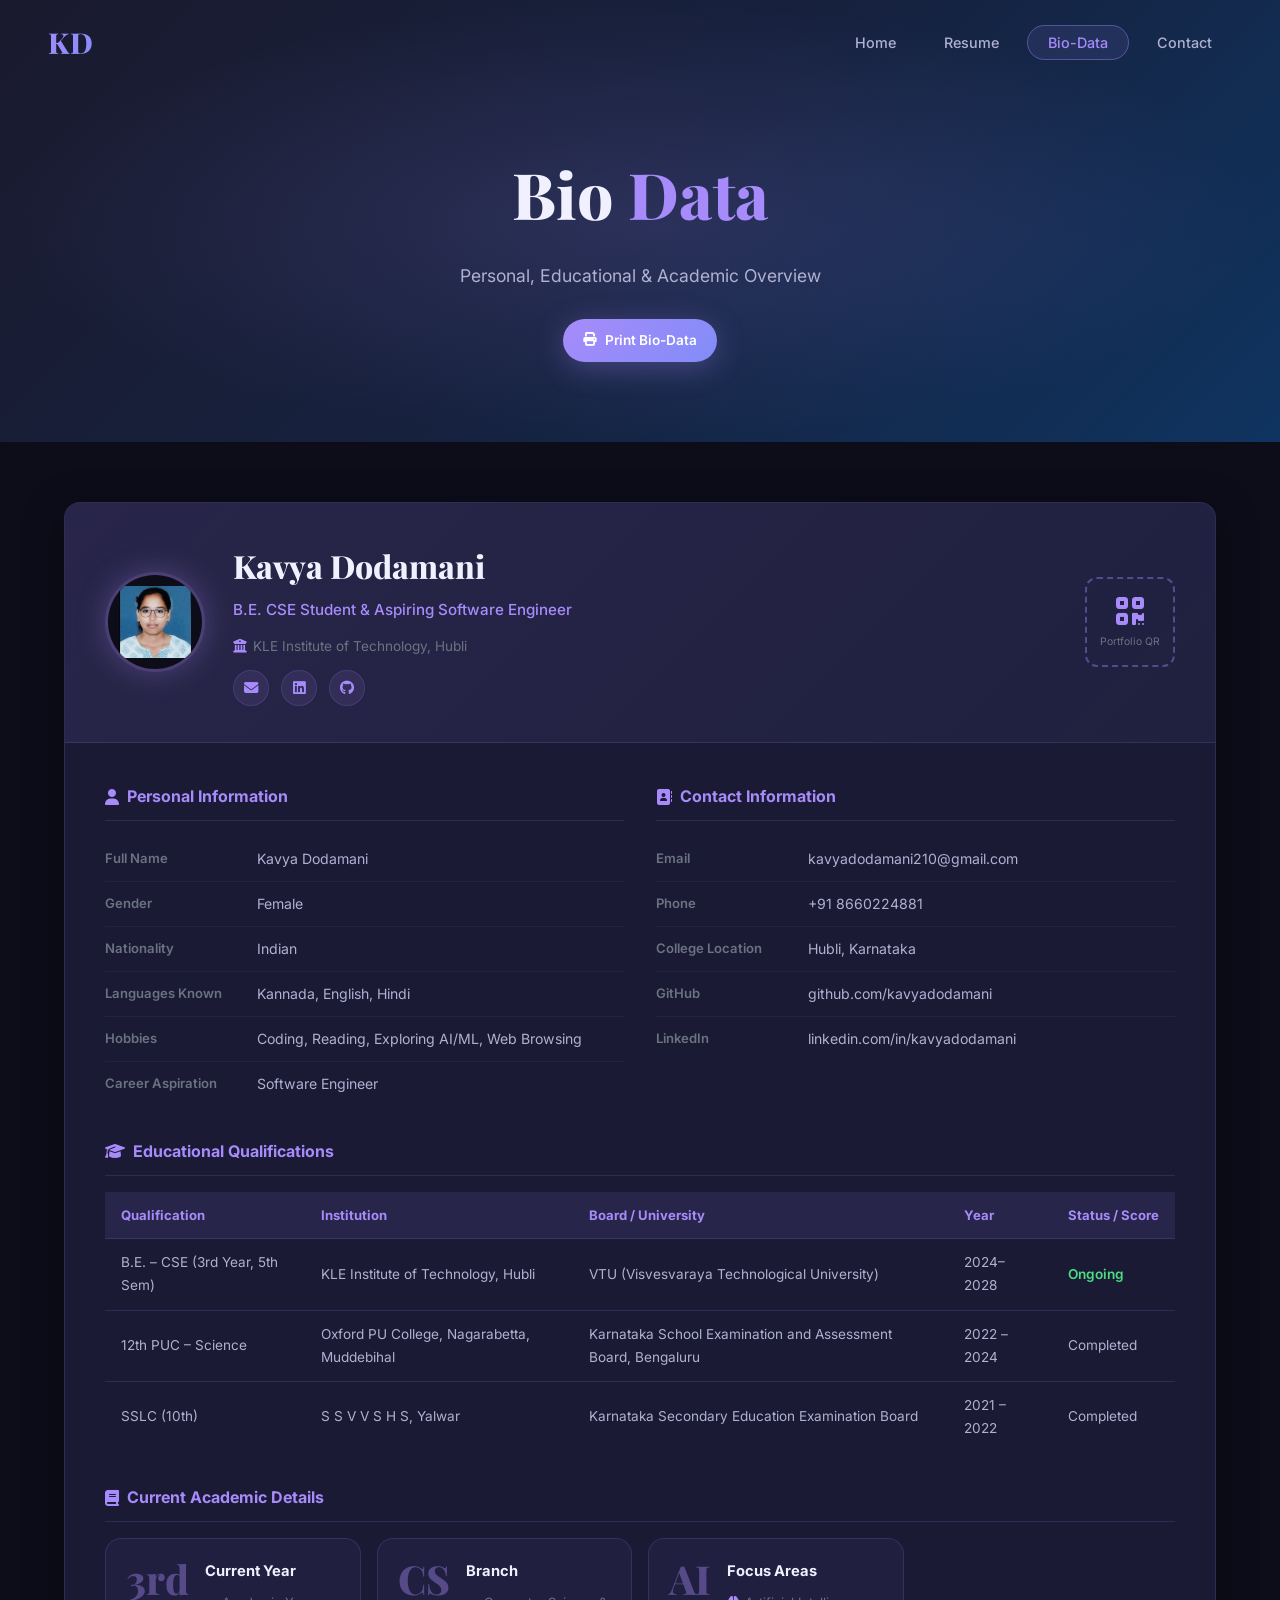
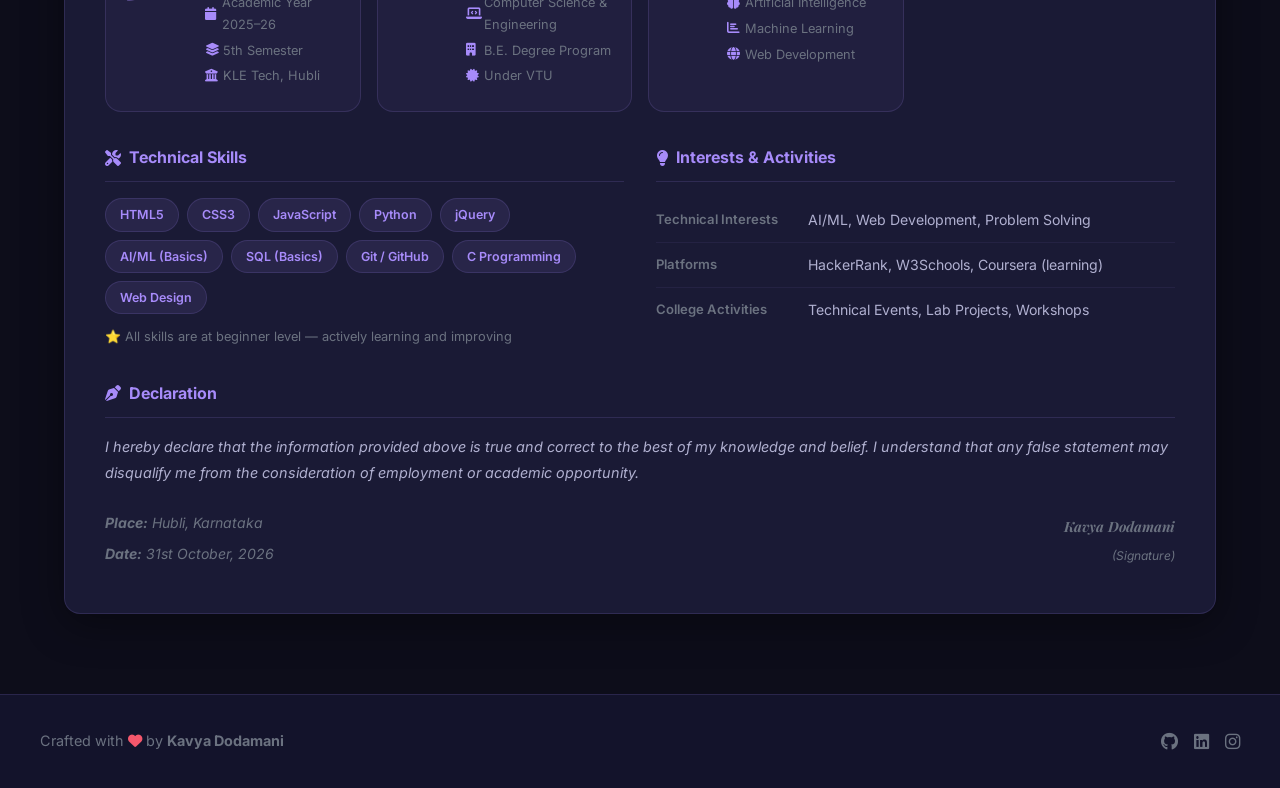
<file: biodata.html>
<!DOCTYPE html>
<html lang="en">
<head>
  <meta charset="UTF-8"/>
  <meta name="viewport" content="width=device-width, initial-scale=1.0"/>
  <meta name="description" content="Kavya Dodamani's Bio-Data – B.E. CSE Student at KLE Institute of Technology, Hubli."/>
  <title>Bio-Data | Kavya Dodamani</title>
  <link rel="stylesheet" href="style.css"/>
  <link href="https://fonts.googleapis.com/css2?family=Inter:wght@300;400;500;600;700;800;900&family=Playfair+Display:wght@700;800&display=swap" rel="stylesheet"/>
  <link rel="stylesheet" href="https://cdnjs.cloudflare.com/ajax/libs/font-awesome/6.5.0/css/all.min.css"/>
</head>
<body class="page-biodata">

  <nav class="navbar" id="navbar">
    <div class="nav-logo">KD</div>
    <ul class="nav-links">
      <li><a href="index.html">Home</a></li>
      <li><a href="resume.html">Resume</a></li>
      <li><a href="biodata.html" class="active">Bio-Data</a></li>
      <li><a href="contact.html">Contact</a></li>
    </ul>
    <div class="hamburger" id="hamburger"><span></span><span></span><span></span></div>
  </nav>

  <header class="page-header" style="background:linear-gradient(135deg, #1a1a2e 0%, #16213e 50%, #0f3460 100%)">
    <div class="page-header-bg"></div>
    <div class="page-header-content">
      <h1>Bio <span class="accent">Data</span></h1>
      <p>Personal, Educational &amp; Academic Overview</p>
      <a href="#" class="btn btn-primary btn-sm" onclick="window.print(); return false;">
        <i class="fas fa-print"></i> Print Bio-Data
      </a>
    </div>
  </header>

  <main class="biodata-main container">

    <div class="biodata-card" id="biodata-print">

      <!-- Decorative Header -->
      <div class="biodata-header">
        <div class="biodata-header-left">
          <div class="biodata-avatar">
            <img src="kavya.jpg" alt="Kavya Dodamani"/>
          </div>
          <div class="biodata-header-info">
            <h2>Kavya Dodamani</h2>
            <p class="biodata-role">B.E. CSE Student &amp; Aspiring Software Engineer</p>
            <p class="biodata-college"><i class="fas fa-university"></i> KLE Institute of Technology, Hubli</p>
            <div class="biodata-social-links">
              <a href="mailto:kavya.dodamani@example.com"><i class="fas fa-envelope"></i></a>
              <a href="#"><i class="fab fa-linkedin"></i></a>
              <a href="#"><i class="fab fa-github"></i></a>
            </div>
          </div>
        </div>
        <div class="biodata-qr">
          <div class="qr-placeholder">
            <i class="fas fa-qrcode"></i>
            <span>Portfolio QR</span>
          </div>
        </div>
      </div>

      <!-- DETAILS GRID -->
      <div class="biodata-sections">

        <!-- Personal Details -->
        <div class="biodata-section">
          <h3 class="biodata-section-title"><i class="fas fa-user"></i> Personal Information</h3>
          <div class="bio-table">
            <div class="bio-row"><span class="bio-label">Full Name</span><span class="bio-value">Kavya Dodamani</span></div>
            <div class="bio-row"><span class="bio-label">Gender</span><span class="bio-value">Female</span></div>
            <div class="bio-row"><span class="bio-label">Nationality</span><span class="bio-value">Indian</span></div>
            <div class="bio-row"><span class="bio-label">Languages Known</span><span class="bio-value">Kannada, English, Hindi</span></div>
            <div class="bio-row"><span class="bio-label">Hobbies</span><span class="bio-value">Coding, Reading, Exploring AI/ML, Web Browsing</span></div>
            <div class="bio-row"><span class="bio-label">Career Aspiration</span><span class="bio-value">Software Engineer</span></div>
          </div>
        </div>

        <!-- Contact Information -->
        <div class="biodata-section">
          <h3 class="biodata-section-title"><i class="fas fa-address-book"></i> Contact Information</h3>
          <div class="bio-table">
            <div class="bio-row"><span class="bio-label">Email</span><span class="bio-value">kavyadodamani210@gmail.com</span></div>
            <div class="bio-row"><span class="bio-label">Phone</span><span class="bio-value">+91 8660224881</span></div>
            <div class="bio-row"><span class="bio-label">College Location</span><span class="bio-value">Hubli, Karnataka</span></div>
            <div class="bio-row"><span class="bio-label">GitHub</span><span class="bio-value">github.com/kavyadodamani</span></div>
            <div class="bio-row"><span class="bio-label">LinkedIn</span><span class="bio-value">linkedin.com/in/kavyadodamani</span></div>
          </div>
        </div>

        <!-- Educational Qualifications -->
        <div class="biodata-section full-width">
          <h3 class="biodata-section-title"><i class="fas fa-graduation-cap"></i> Educational Qualifications</h3>
          <div class="edu-table-wrap">
            <table class="edu-table">
              <thead>
                <tr>
                  <th>Qualification</th>
                  <th>Institution</th>
                  <th>Board / University</th>
                  <th>Year</th>
                  <th>Status / Score</th>
                </tr>
              </thead>
              <tbody>
                <tr>
                  <td>B.E. – CSE (3rd Year, 5th Sem)</td>
                  <td>KLE Institute of Technology, Hubli</td>
                  <td>VTU (Visvesvaraya Technological University)</td>
                  <td>2024– 2028</td>
                  <td style="color:#4ade80;font-weight:600">Ongoing</td>
                </tr>
                <tr>
                  <td>12th PUC – Science</td>
                  <td>Oxford PU College, Nagarabetta, Muddebihal</td>
                  <td>Karnataka School Examination and Assessment Board, Bengaluru</td>
                  <td>2022 – 2024</td>
                  <td>Completed</td>
                </tr>
                <tr>
                  <td>SSLC (10th)</td>
                  <td>S S V V S H S, Yalwar</td>
                  <td>Karnataka Secondary Education Examination Board</td>
                  <td>2021 – 2022</td>
                  <td>Completed</td>
                </tr>
              </tbody>
            </table>
          </div>
        </div>

        <!-- Academic Details -->
        <div class="biodata-section full-width">
          <h3 class="biodata-section-title"><i class="fas fa-book"></i> Current Academic Details</h3>
          <div class="exp-cards">
            <div class="exp-card">
              <div class="exp-num">3rd</div>
              <div class="exp-info">
                <h4>Current Year</h4>
                <p><i class="fas fa-calendar"></i> Academic Year 2025–26</p>
                <p><i class="fas fa-layer-group"></i> 5th Semester</p>
                <p><i class="fas fa-university"></i> KLE Tech, Hubli</p>
              </div>
            </div>
            <div class="exp-card">
              <div class="exp-num">CS</div>
              <div class="exp-info">
                <h4>Branch</h4>
                <p><i class="fas fa-laptop-code"></i> Computer Science &amp; Engineering</p>
                <p><i class="fas fa-building"></i> B.E. Degree Program</p>
                <p><i class="fas fa-certificate"></i> Under VTU</p>
              </div>
            </div>
            <div class="exp-card">
              <div class="exp-num">AI</div>
              <div class="exp-info">
                <h4>Focus Areas</h4>
                <p><i class="fas fa-brain"></i> Artificial Intelligence</p>
                <p><i class="fas fa-chart-bar"></i> Machine Learning</p>
                <p><i class="fas fa-globe"></i> Web Development</p>
              </div>
            </div>
          </div>
        </div>

        <!-- Skills -->
        <div class="biodata-section">
          <h3 class="biodata-section-title"><i class="fas fa-tools"></i> Technical Skills</h3>
          <div class="skills-bio-wrap">
            <span class="skill-badge">HTML5</span>
            <span class="skill-badge">CSS3</span>
            <span class="skill-badge">JavaScript</span>
            <span class="skill-badge">Python</span>
            <span class="skill-badge">jQuery</span>
            <span class="skill-badge">AI/ML (Basics)</span>
            <span class="skill-badge">SQL (Basics)</span>
            <span class="skill-badge">Git / GitHub</span>
            <span class="skill-badge">C Programming</span>
            <span class="skill-badge">Web Design</span>
          </div>
          <p style="margin-top:12px; font-size:0.8rem; color:var(--text-muted)">⭐ All skills are at beginner level — actively learning and improving</p>
        </div>

        <!-- Interests & Activities -->
        <div class="biodata-section">
          <h3 class="biodata-section-title"><i class="fas fa-lightbulb"></i> Interests &amp; Activities</h3>
          <div class="bio-table">
            <div class="bio-row"><span class="bio-label">Technical Interests</span><span class="bio-value">AI/ML, Web Development, Problem Solving</span></div>
            <div class="bio-row"><span class="bio-label">Platforms</span><span class="bio-value">HackerRank, W3Schools, Coursera (learning)</span></div>
            <div class="bio-row"><span class="bio-label">College Activities</span><span class="bio-value">Technical Events, Lab Projects, Workshops</span></div>
          </div>
        </div>

        <!-- Declaration -->
        <div class="biodata-section full-width declaration">
          <h3 class="biodata-section-title"><i class="fas fa-pen-nib"></i> Declaration</h3>
          <p>I hereby declare that the information provided above is true and correct to the best of my knowledge and belief. I understand that any false statement may disqualify me from the consideration of employment or academic opportunity.</p>
          <div class="declaration-sign">
            <div>
              <p><strong>Place:</strong> Hubli, Karnataka</p>
              <p><strong>Date:</strong> 31st October, 2026</p>
            </div>
            <div class="sign-area">
              <p class="sig-font">Kavya Dodamani</p>
              <p>(Signature)</p>
            </div>
          </div>
        </div>

      </div>
    </div>
  </main>

  <footer class="footer">
    <div class="footer-content">
      <p>Crafted with <i class="fas fa-heart" style="color:#f5576c"></i> by <strong>Kavya Dodamani</strong></p>
      <div class="footer-socials">
        <a href="#"><i class="fab fa-github"></i></a>
        <a href="#"><i class="fab fa-linkedin"></i></a>
        <a href="#"><i class="fab fa-instagram"></i></a>
      </div>
    </div>
  </footer>

  <script src="https://code.jquery.com/jquery-3.7.1.min.js"></script>
  <script src="main.js"></script>
</body>
</html>
</file>
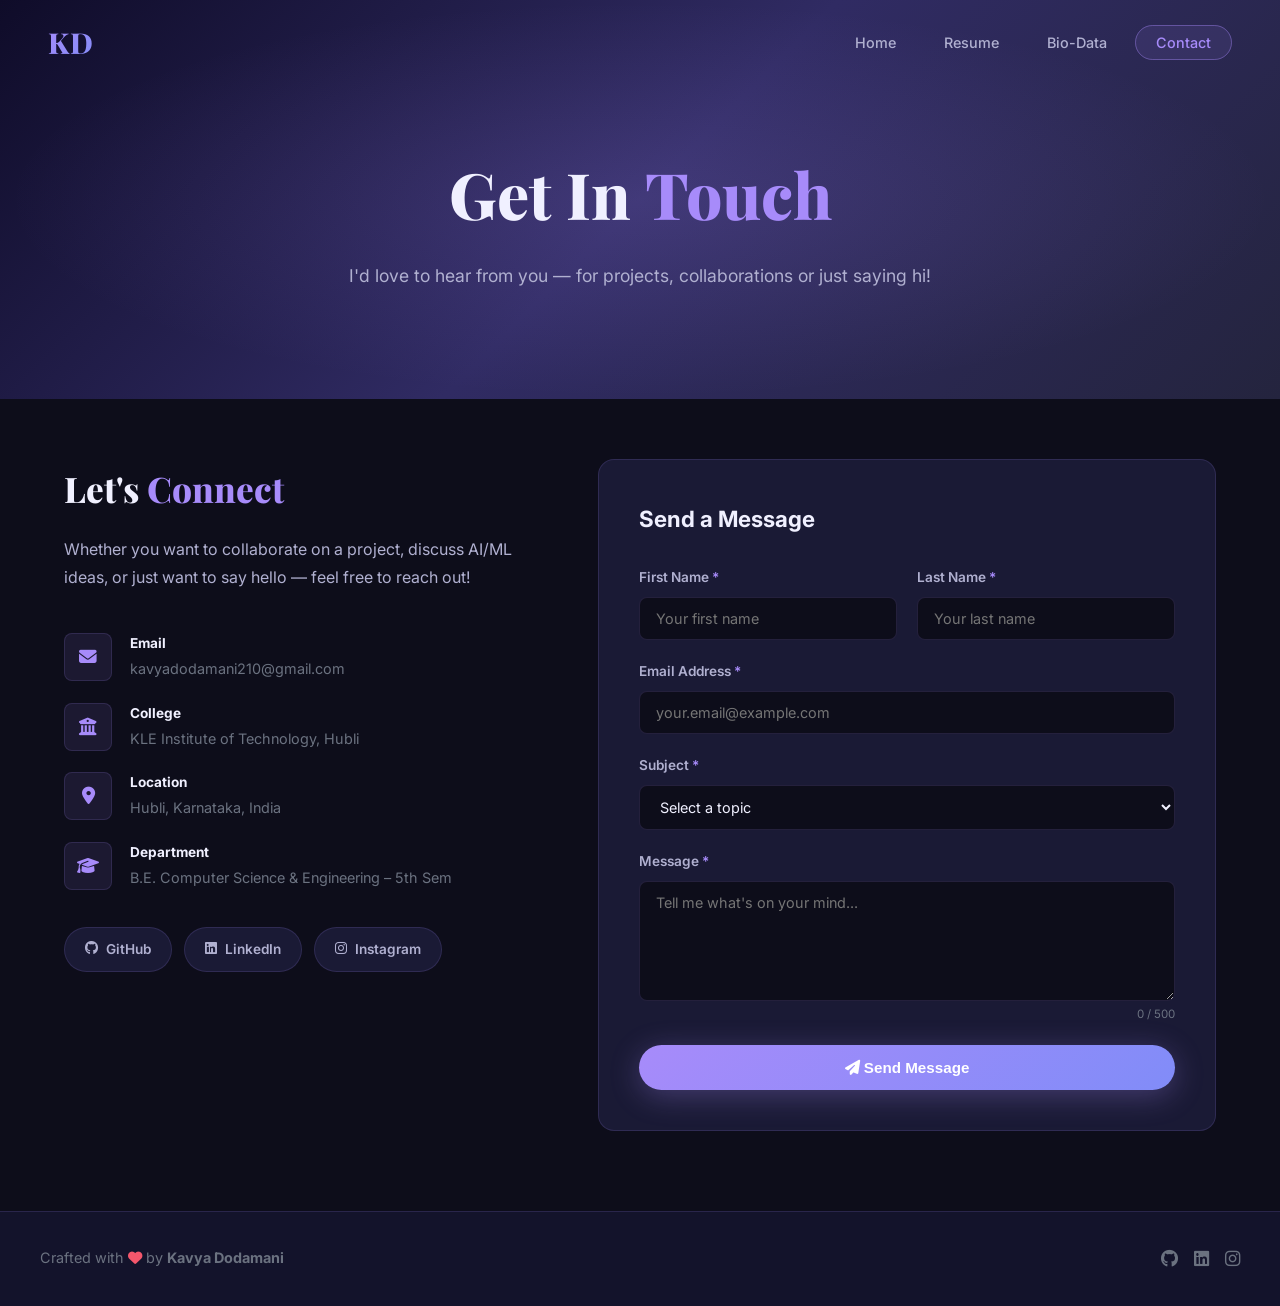
<file: contact.html>
<!DOCTYPE html>
<html lang="en">
<head>
  <meta charset="UTF-8"/>
  <meta name="viewport" content="width=device-width, initial-scale=1.0"/>
  <meta name="description" content="Contact Kavya Dodamani – B.E. CSE Student at KLE Institute of Technology. Let's connect!"/>
  <title>Contact | Kavya Dodamani</title>
  <link rel="stylesheet" href="style.css"/>
  <link href="https://fonts.googleapis.com/css2?family=Inter:wght@300;400;500;600;700;800;900&family=Playfair+Display:wght@700;800&display=swap" rel="stylesheet"/>
  <link rel="stylesheet" href="https://cdnjs.cloudflare.com/ajax/libs/font-awesome/6.5.0/css/all.min.css"/>
</head>
<body class="page-contact">

  <nav class="navbar" id="navbar">
    <div class="nav-logo">KD</div>
    <ul class="nav-links">
      <li><a href="index.html">Home</a></li>
      <li><a href="resume.html">Resume</a></li>
      <li><a href="biodata.html">Bio-Data</a></li>
      <li><a href="contact.html" class="active">Contact</a></li>
    </ul>
    <div class="hamburger" id="hamburger"><span></span><span></span><span></span></div>
  </nav>

  <header class="page-header" style="background:linear-gradient(135deg, #0f0c29, #302b63, #24243e)">
    <div class="page-header-content">
      <h1>Get In <span class="accent">Touch</span></h1>
      <p>I'd love to hear from you — for projects, collaborations or just saying hi!</p>
    </div>
  </header>

  <main class="contact-main container">
    <div class="contact-grid">

      <!-- Contact Info -->
      <div class="contact-info">
        <h2>Let's <span class="accent">Connect</span></h2>
        <p class="contact-intro">Whether you want to collaborate on a project, discuss AI/ML ideas, or just want to say hello — feel free to reach out!</p>

        <div class="contact-details">
          <div class="contact-detail-item">
            <div class="contact-icon"><i class="fas fa-envelope"></i></div>
            <div>
              <h4>Email</h4>
              <p>kavyadodamani210@gmail.com</p>
            </div>
          </div>
          <div class="contact-detail-item">
            <div class="contact-icon"><i class="fas fa-university"></i></div>
            <div>
              <h4>College</h4>
              <p>KLE Institute of Technology, Hubli</p>
            </div>
          </div>
          <div class="contact-detail-item">
            <div class="contact-icon"><i class="fas fa-map-marker-alt"></i></div>
            <div>
              <h4>Location</h4>
              <p>Hubli, Karnataka, India</p>
            </div>
          </div>
          <div class="contact-detail-item">
            <div class="contact-icon"><i class="fas fa-graduation-cap"></i></div>
            <div>
              <h4>Department</h4>
              <p>B.E. Computer Science &amp; Engineering – 5th Sem</p>
            </div>
          </div>
        </div>

        <div class="contact-socials">
          <a href="#" class="social-link github"><i class="fab fa-github"></i> GitHub</a>
          <a href="#" class="social-link linkedin"><i class="fab fa-linkedin"></i> LinkedIn</a>
          <a href="#" class="social-link twitter"><i class="fab fa-instagram"></i> Instagram</a>
        </div>
      </div>

      <!-- Contact Form -->
      <div class="contact-form-wrap">
        <form id="contactForm" class="contact-form" novalidate>
          <h3>Send a Message</h3>

          <div class="form-row">
            <div class="form-group">
              <label for="fname">First Name <span>*</span></label>
              <input type="text" id="fname" name="fname" placeholder="Your first name" required/>
              <span class="error-msg" id="fname-error"></span>
            </div>
            <div class="form-group">
              <label for="lname">Last Name <span>*</span></label>
              <input type="text" id="lname" name="lname" placeholder="Your last name" required/>
              <span class="error-msg" id="lname-error"></span>
            </div>
          </div>

          <div class="form-group">
            <label for="email">Email Address <span>*</span></label>
            <input type="email" id="email" name="email" placeholder="your.email@example.com" required/>
            <span class="error-msg" id="email-error"></span>
          </div>

          <div class="form-group">
            <label for="subject">Subject <span>*</span></label>
            <select id="subject" name="subject" required>
              <option value="">Select a topic</option>
              <option value="project">Project Collaboration</option>
              <option value="study">Study / Peer Learning</option>
              <option value="aiml">AI / ML Discussion</option>
              <option value="webdev">Web Development</option>
              <option value="other">Other</option>
            </select>
            <span class="error-msg" id="subject-error"></span>
          </div>

          <div class="form-group">
            <label for="message">Message <span>*</span></label>
            <textarea id="message" name="message" rows="5" placeholder="Tell me what's on your mind..." required></textarea>
            <span class="error-msg" id="message-error"></span>
            <span class="char-count" id="charCount">0 / 500</span>
          </div>

          <button type="submit" class="btn btn-primary btn-full" id="submitBtn">
            <span id="btnText"><i class="fas fa-paper-plane"></i> Send Message</span>
            <span id="btnLoader" style="display:none"><i class="fas fa-spinner fa-spin"></i> Sending...</span>
          </button>

          <div class="form-success" id="formSuccess" style="display:none">
            <i class="fas fa-check-circle"></i>
            <h4>Message Sent! 🎉</h4>
            <p>Thanks for reaching out! I'll get back to you as soon as possible.</p>
          </div>
        </form>
      </div>

    </div>
  </main>

  <footer class="footer">
    <div class="footer-content">
      <p>Crafted with <i class="fas fa-heart" style="color:#f5576c"></i> by <strong>Kavya Dodamani</strong></p>
      <div class="footer-socials">
        <a href="#"><i class="fab fa-github"></i></a>
        <a href="#"><i class="fab fa-linkedin"></i></a>
        <a href="#"><i class="fab fa-instagram"></i></a>
      </div>
    </div>
  </footer>

  <script src="https://code.jquery.com/jquery-3.7.1.min.js"></script>
  <script src="main.js"></script>
</body>
</html>
</file>
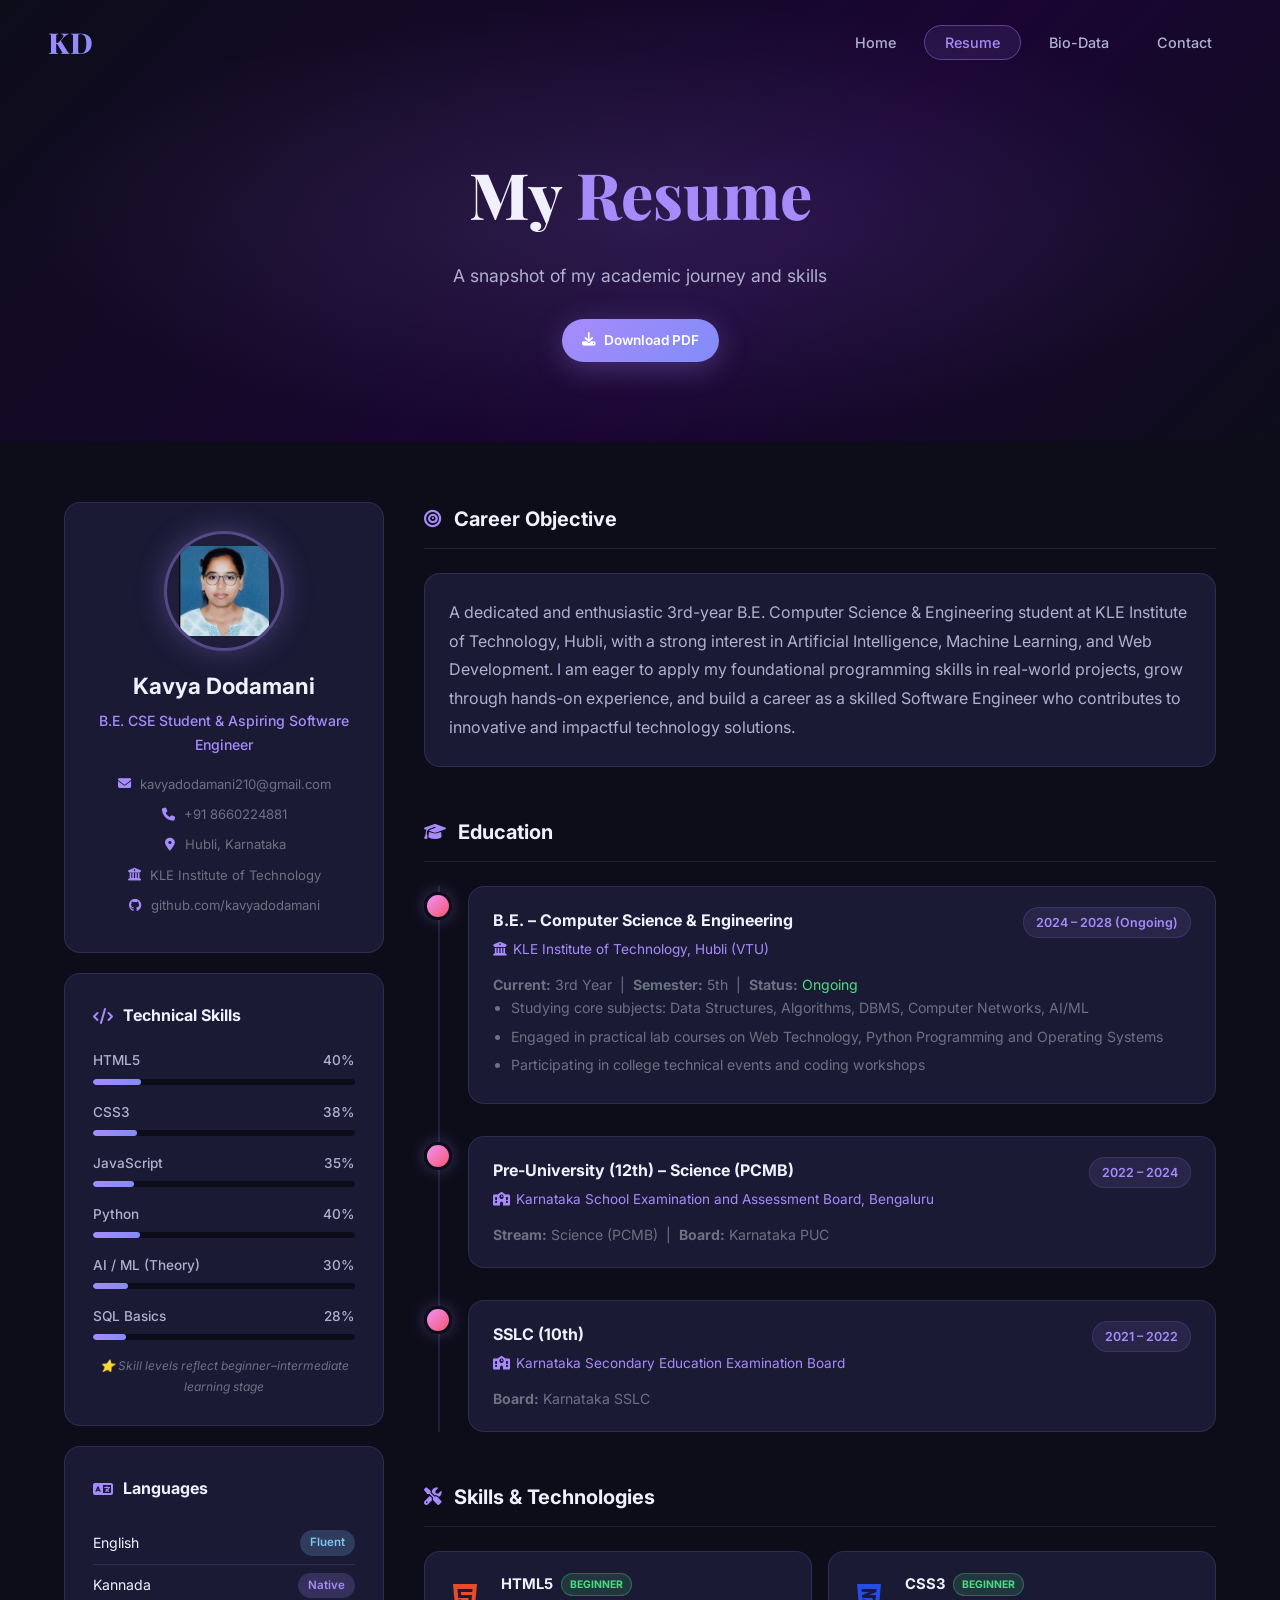
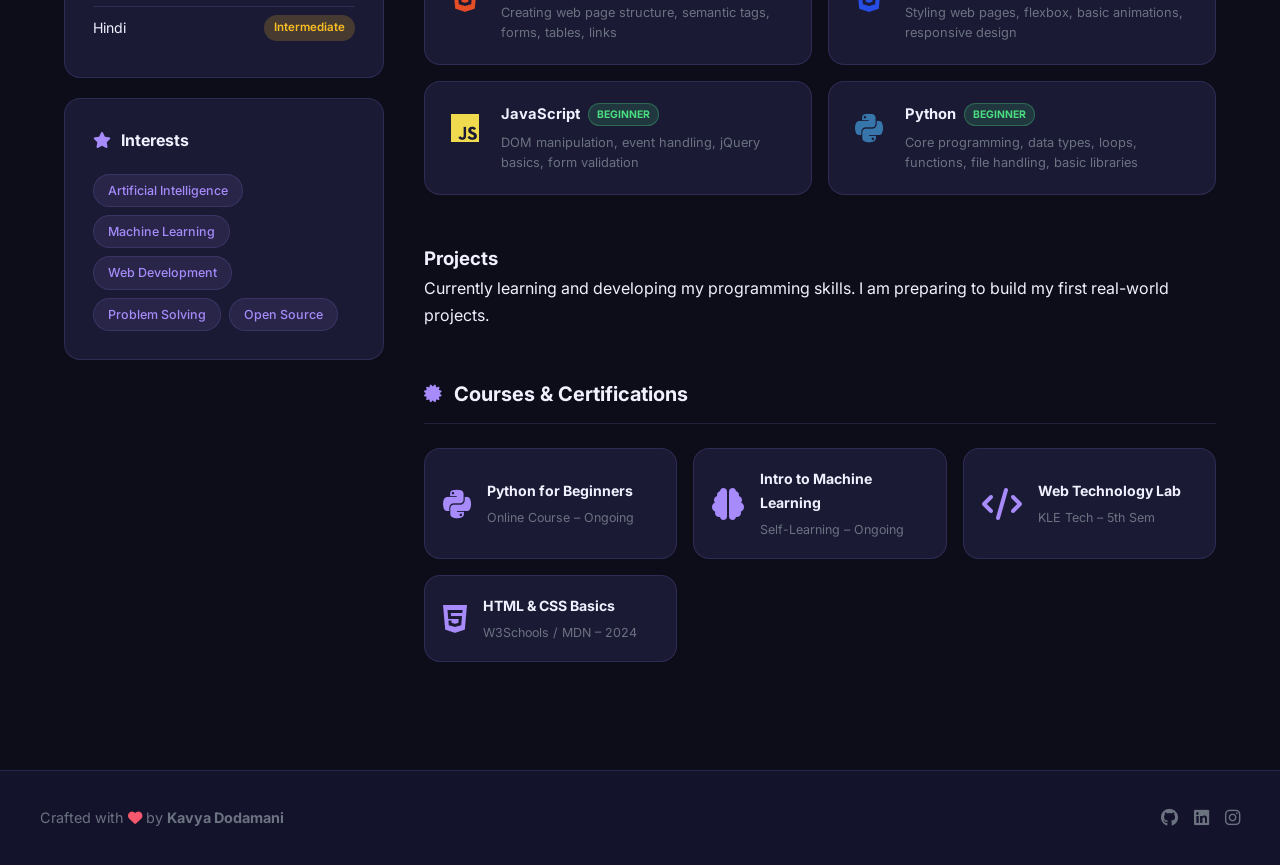
<file: resume.html>
<!DOCTYPE html>
<html lang="en">
<head>
  <meta charset="UTF-8" />
  <meta name="viewport" content="width=device-width, initial-scale=1.0"/>
  <meta name="description" content="Kavya Dodamani's Resume – B.E. CSE Student at KLE Institute of Technology, Hubli. Aspiring Software Engineer."/>
  <title>Resume | Kavya Dodamani</title>
  <link rel="stylesheet" href="style.css"/>
  <link href="https://fonts.googleapis.com/css2?family=Inter:wght@300;400;500;600;700;800;900&family=Playfair+Display:wght@700;800&display=swap" rel="stylesheet"/>
  <link rel="stylesheet" href="https://cdnjs.cloudflare.com/ajax/libs/font-awesome/6.5.0/css/all.min.css"/>
</head>
<body class="page-resume">

  <!-- NAVBAR -->
  <nav class="navbar" id="navbar">
    <div class="nav-logo">KD</div>
    <ul class="nav-links">
      <li><a href="index.html">Home</a></li>
      <li><a href="resume.html" class="active">Resume</a></li>
      <li><a href="biodata.html">Bio-Data</a></li>
      <li><a href="contact.html">Contact</a></li>
    </ul>
    <div class="hamburger" id="hamburger"><span></span><span></span><span></span></div>
  </nav>

  <!-- PAGE HEADER -->
  <header class="page-header">
    <div class="page-header-bg"></div>
    <div class="page-header-content">
      <h1>My <span class="accent">Resume</span></h1>
      <p>A snapshot of my academic journey and skills</p>
      <a href="#" class="btn btn-primary btn-sm" id="downloadBtn" onclick="window.print(); return false;">
        <i class="fas fa-download"></i> Download PDF
      </a>
    </div>
  </header>

  <!-- RESUME BODY -->
  <main class="resume-main container">
    <div class="resume-sidebar">

      <!-- Profile -->
      <div class="sidebar-card profile-card">
        <div class="profile-pic">
          <img src="kavya.jpg" alt="Kavya Dodamani" class="resume-profile-photo"/>
        </div>
        <h2>Kavya Dodamani</h2>
        <p class="profile-title">B.E. CSE Student &amp; Aspiring Software Engineer</p>
        <div class="profile-contact">
          <p><i class="fas fa-envelope"></i> kavyadodamani210@gmail.com</p>
          <p><i class="fas fa-phone"></i> +91 8660224881</p>
          <p><i class="fas fa-map-marker-alt"></i> Hubli, Karnataka</p>
          <p><i class="fas fa-university"></i> KLE Institute of Technology</p>
          <p><i class="fab fa-github"></i> github.com/kavyadodamani</p>
        </div>
      </div>

      <!-- Skills -->
      <div class="sidebar-card">
        <h3 class="sidebar-title"><i class="fas fa-code"></i> Technical Skills</h3>
        <div class="skill-bars">
          <div class="skill-bar-item">
            <div class="skill-bar-label"><span>HTML5</span><span>40%</span></div>
            <div class="skill-bar-track"><div class="skill-bar-fill" data-width="40"></div></div>
          </div>
          <div class="skill-bar-item">
            <div class="skill-bar-label"><span>CSS3</span><span>38%</span></div>
            <div class="skill-bar-track"><div class="skill-bar-fill" data-width="38"></div></div>
          </div>
          <div class="skill-bar-item">
            <div class="skill-bar-label"><span>JavaScript</span><span>35%</span></div>
            <div class="skill-bar-track"><div class="skill-bar-fill" data-width="35"></div></div>
          </div>
          <div class="skill-bar-item">
            <div class="skill-bar-label"><span>Python</span><span>40%</span></div>
            <div class="skill-bar-track"><div class="skill-bar-fill" data-width="40"></div></div>
          </div>
          <div class="skill-bar-item">
            <div class="skill-bar-label"><span>AI / ML (Theory)</span><span>30%</span></div>
            <div class="skill-bar-track"><div class="skill-bar-fill" data-width="30"></div></div>
          </div>
          <div class="skill-bar-item">
            <div class="skill-bar-label"><span>SQL Basics</span><span>28%</span></div>
            <div class="skill-bar-track"><div class="skill-bar-fill" data-width="28"></div></div>
          </div>
        </div>
        <p class="skill-note">⭐ Skill levels reflect beginner–intermediate learning stage</p>
      </div>

      <!-- Languages -->
      <div class="sidebar-card">
        <h3 class="sidebar-title"><i class="fas fa-language"></i> Languages</h3>
        <ul class="lang-list">
          <li><span>English</span><span class="lang-level fluent">Fluent</span></li>
          <li><span>Kannada</span><span class="lang-level native">Native</span></li>
          <li><span>Hindi</span><span class="lang-level intermediate">Intermediate</span></li>
        </ul>
      </div>

      <!-- Interests -->
      <div class="sidebar-card">
        <h3 class="sidebar-title"><i class="fas fa-star"></i> Interests</h3>
        <div class="interest-tags">
          <span>Artificial Intelligence</span>
          <span>Machine Learning</span>
          <span>Web Development</span>
          <span>Problem Solving</span>
          <span>Open Source</span>
        </div>
      </div>

    </div>

    <div class="resume-content">

      <!-- Objective -->
      <div class="resume-section" id="objective">
        <h2 class="resume-section-title"><i class="fas fa-bullseye"></i> Career Objective</h2>
        <div class="resume-card">
          <p>A dedicated and enthusiastic 3rd-year B.E. Computer Science &amp; Engineering student at KLE Institute of Technology, Hubli, with a strong interest in Artificial Intelligence, Machine Learning, and Web Development. I am eager to apply my foundational programming skills in real-world projects, grow through hands-on experience, and build a career as a skilled Software Engineer who contributes to innovative and impactful technology solutions.</p>
        </div>
      </div>

      <!-- Education -->
      <div class="resume-section" id="education">
        <h2 class="resume-section-title"><i class="fas fa-graduation-cap"></i> Education</h2>
        <div class="timeline">
          <div class="timeline-item">
            <div class="timeline-dot accent-dot"></div>
            <div class="timeline-content">
              <div class="timeline-header">
                <div>
                  <h3>B.E. – Computer Science &amp; Engineering</h3>
                  <p class="company"><i class="fas fa-university"></i> KLE Institute of Technology, Hubli (VTU)</p>
                </div>
                <span class="timeline-date">2024 – 2028 (Ongoing)</span>
              </div>
              <p class="edu-detail">
                <strong>Current:</strong> 3rd Year &nbsp;|&nbsp; <strong>Semester:</strong> 5th &nbsp;|&nbsp;
                <strong>Status:</strong> <span style="color:#4ade80">Ongoing</span>
              </p>
              <ul class="timeline-list">
                <li>Studying core subjects: Data Structures, Algorithms, DBMS, Computer Networks, AI/ML</li>
                <li>Engaged in practical lab courses on Web Technology, Python Programming and Operating Systems</li>
                <li>Participating in college technical events and coding workshops</li>
              </ul>
            </div>
          </div>
          <div class="timeline-item">
            <div class="timeline-dot accent-dot"></div>
            <div class="timeline-content">
              <div class="timeline-header">
                <div>
                  <h3>Pre-University (12th) – Science (PCMB)</h3>
                  <p class="company"><i class="fas fa-school"></i> Karnataka School Examination and Assessment Board, Bengaluru</p>
                </div>
                <span class="timeline-date">2022 – 2024</span>
              </div>
              <p class="edu-detail"><strong>Stream:</strong> Science (PCMB) &nbsp;|&nbsp; <strong>Board:</strong> Karnataka PUC</p>
            </div>
          </div>
          <div class="timeline-item">
            <div class="timeline-dot accent-dot"></div>
            <div class="timeline-content">
              <div class="timeline-header">
                <div>
                  <h3>SSLC (10th)</h3>
                  <p class="company"><i class="fas fa-school"></i> Karnataka Secondary Education Examination Board</p>
                </div>
                <span class="timeline-date">2021 – 2022</span>
              </div>
              <p class="edu-detail"><strong>Board:</strong> Karnataka SSLC</p>
            </div>
          </div>
        </div>
      </div>

      <!-- Skills Section in Resume Content -->
      <div class="resume-section" id="resume-skills">
        <h2 class="resume-section-title"><i class="fas fa-tools"></i> Skills &amp; Technologies</h2>
        <div class="skills-resume-grid">
          <div class="skill-resume-item">
            <div class="skill-icon-sm"><i class="fab fa-html5" style="color:#e44d26"></i></div>
            <div class="skill-resume-info">
              <h4>HTML5 <span class="beginner-tag">Beginner</span></h4>
              <p>Creating web page structure, semantic tags, forms, tables, links</p>
            </div>
          </div>
          <div class="skill-resume-item">
            <div class="skill-icon-sm"><i class="fab fa-css3-alt" style="color:#264de4"></i></div>
            <div class="skill-resume-info">
              <h4>CSS3 <span class="beginner-tag">Beginner</span></h4>
              <p>Styling web pages, flexbox, basic animations, responsive design</p>
            </div>
          </div>
          <div class="skill-resume-item">
            <div class="skill-icon-sm"><i class="fab fa-js" style="color:#f0db4f"></i></div>
            <div class="skill-resume-info">
              <h4>JavaScript <span class="beginner-tag">Beginner</span></h4>
              <p>DOM manipulation, event handling, jQuery basics, form validation</p>
            </div>
          </div>
          <div class="skill-resume-item">
            <div class="skill-icon-sm"><i class="fab fa-python" style="color:#3776ab"></i></div>
            <div class="skill-resume-info">
              <h4>Python <span class="beginner-tag">Beginner</span></h4>
              <p>Core programming, data types, loops, functions, file handling, basic libraries</p>
            </div>
          </div>
        </div>
      </div>

      <!-- Projects -->
      <div class="resume-section">
    <h3>Projects</h3>
    <p>
        Currently learning and developing my programming skills.
        I am preparing to build my first real-world projects.
    </p>
</div>

      <!-- Certifications / Courses -->
      <div class="resume-section" id="certs">
        <h2 class="resume-section-title"><i class="fas fa-certificate"></i> Courses &amp; Certifications</h2>
        <div class="cert-grid">
          <div class="cert-card"><i class="fab fa-python cert-icon"></i><div><h4>Python for Beginners</h4><p>Online Course – Ongoing</p></div></div>
          <div class="cert-card"><i class="fas fa-brain cert-icon"></i><div><h4>Intro to Machine Learning</h4><p>Self-Learning – Ongoing</p></div></div>
          <div class="cert-card"><i class="fas fa-code cert-icon"></i><div><h4>Web Technology Lab</h4><p>KLE Tech – 5th Sem</p></div></div>
          <div class="cert-card"><i class="fab fa-html5 cert-icon"></i><div><h4>HTML &amp; CSS Basics</h4><p>W3Schools / MDN – 2024</p></div></div>
        </div>
      </div>

    </div>
  </main>

  <footer class="footer">
    <div class="footer-content">
      <p>Crafted with <i class="fas fa-heart" style="color:#f5576c"></i> by <strong>Kavya Dodamani</strong></p>
      <div class="footer-socials">
        <a href="#" aria-label="GitHub"><i class="fab fa-github"></i></a>
        <a href="#" aria-label="LinkedIn"><i class="fab fa-linkedin"></i></a>
        <a href="#" aria-label="Instagram"><i class="fab fa-instagram"></i></a>
      </div>
    </div>
  </footer>

  <script src="https://code.jquery.com/jquery-3.7.1.min.js"></script>
  <script src="main.js"></script>
</body>
</html>
</file>
<file: style.css>
/* =============================
   ROOT VARIABLES & RESET
   ============================= */
:root {
  --accent: #a78bfa;
  --accent2: #818cf8;
  --accent-glow: rgba(167,139,250,0.3);
  --bg-primary: #0d0d1a;
  --bg-secondary: #13132b;
  --bg-card: #1a1a35;
  --bg-card2: #1e1e3a;
  --text-primary: #f0f0ff;
  --text-secondary: #b0b0d0;
  --text-muted: #6b7280;
  --border: rgba(167,139,250,0.15);
  --border-hover: rgba(167,139,250,0.4);
  --gradient-hero: linear-gradient(135deg, #0d0d1a 0%, #1a0533 50%, #0d0d1a 100%);
  --gradient-accent: linear-gradient(135deg, #a78bfa, #818cf8);
  --gradient-card: linear-gradient(135deg, #1a1a35, #1e1e40);
  --shadow-card: 0 10px 40px rgba(0,0,0,0.4);
  --shadow-hover: 0 20px 60px rgba(167,139,250,0.2);
  --radius: 16px;
  --radius-sm: 8px;
  --radius-pill: 50px;
  --transition: all 0.35s cubic-bezier(0.4,0,0.2,1);
}

*, *::before, *::after { margin: 0; padding: 0; box-sizing: border-box; }

html { scroll-behavior: smooth; }

body {
  font-family: 'Inter', sans-serif;
  background-color: var(--bg-primary);
  color: var(--text-primary);
  line-height: 1.7;
  overflow-x: hidden;
}

img { max-width: 100%; display: block; }
a { text-decoration: none; color: inherit; }
ul { list-style: none; }

.container {
  max-width: 1200px;
  margin: 0 auto;
  padding: 0 24px;
}

.section { padding: 80px 0; }

.accent { color: var(--accent); }

/* =============================
   NAVBAR
   ============================= */
.navbar {
  position: fixed;
  top: 0; left: 0; right: 0;
  z-index: 1000;
  display: flex;
  align-items: center;
  justify-content: space-between;
  padding: 18px 48px;
  background: transparent;
  transition: var(--transition);
}
.navbar.scrolled {
  background: rgba(13,13,26,0.95);
  backdrop-filter: blur(20px);
  box-shadow: 0 4px 30px rgba(0,0,0,0.5);
  padding: 12px 48px;
  border-bottom: 1px solid var(--border);
}
.nav-logo {
  font-family: 'Playfair Display', serif;
  font-size: 1.8rem;
  font-weight: 800;
  background: var(--gradient-accent);
  -webkit-background-clip: text;
  -webkit-text-fill-color: transparent;
  letter-spacing: 1px;
}
.nav-links {
  display: flex;
  gap: 8px;
}
.nav-links a {
  padding: 8px 20px;
  border-radius: var(--radius-pill);
  font-size: 0.9rem;

  font-weight: 500;
  color: var(--text-secondary);
  transition: var(--transition);
}
.nav-links a:hover,
.nav-links a.active {
  color: var(--accent);
  background: rgba(167,139,250,0.1);
}
.nav-links a.active {
  border: 1px solid var(--border-hover);
}
.hamburger {
  display: none;
  flex-direction: column;
  gap: 5px;
  cursor: pointer;
}
.hamburger span {
  display: block;
  width: 24px;
  height: 2px;
  background: var(--text-primary);
  border-radius: 2px;
  transition: var(--transition);
}

/* =============================
   HERO SECTION
   ============================= */
.hero {
  min-height: 100vh;
  display: flex;
  align-items: center;
  justify-content: center;
  padding: 120px 48px 80px;
  background: var(--gradient-hero);
  position: relative;
  overflow: hidden;
}
.hero-bg-shapes { position: absolute; inset: 0; pointer-events: none; }
.shape {
  position: absolute;
  border-radius: 50%;
  filter: blur(80px);
  opacity: 0.15;
}
.shape-1 { width: 600px; height: 600px; background: #a78bfa; top: -200px; right: -100px; animation: floatShape 8s ease-in-out infinite; }
.shape-2 { width: 400px; height: 400px; background: #818cf8; bottom: -100px; left: -100px; animation: floatShape 10s ease-in-out infinite reverse; }
.shape-3 { width: 300px; height: 300px; background: #c4b5fd; top: 50%; left: 30%; animation: floatShape 12s ease-in-out infinite 2s; }

@keyframes floatShape {
  0%, 100% { transform: translateY(0) scale(1); }
  50% { transform: translateY(-40px) scale(1.05); }
}

.hero-content {
  display: flex;
  align-items: center;
  gap: 80px;
  max-width: 1100px;
  z-index: 1;
}
.hero-avatar-wrap { position: relative; flex-shrink: 0; }
.hero-avatar {
  width: 280px;
  height: 280px;
  border-radius: 40px;
  background: var(--gradient-card);
  border: 2px solid var(--border-hover);
  box-shadow: var(--shadow-hover), 0 0 80px var(--accent-glow);
  overflow: hidden;
  display: flex;
  align-items: center;
  justify-content: center;
  animation: avatarFloat 6s ease-in-out infinite;
}
.hero-avatar img { width: 200px; height: 200px; object-fit: contain; }

@keyframes avatarFloat {
  0%, 100% { transform: translateY(0); }
  50% { transform: translateY(-12px); }
}

.hero-badge {
  position: absolute;
  bottom: -15px;
  left: 50%;
  transform: translateX(-50%);
  background: var(--gradient-accent);
  color: #fff;
  font-size: 0.78rem;
  font-weight: 600;
  padding: 6px 18px;
  border-radius: var(--radius-pill);
  white-space: nowrap;
  box-shadow: 0 4px 20px var(--accent-glow);
}
.hero-text { flex: 1; }
.hero-greeting {
  font-size: 1.1rem;
  color: var(--accent);
  font-weight: 500;
  letter-spacing: 2px;
  text-transform: uppercase;
  margin-bottom: 8px;
}
.hero-name {
  font-family: 'Playfair Display', serif;
  font-size: clamp(2.5rem, 5vw, 4rem);
  font-weight: 800;
  line-height: 1.1;
  margin-bottom: 16px;
}
.hero-roles {
  font-size: 1.3rem;
  font-weight: 500;
  color: var(--text-secondary);
  margin-bottom: 24px;
  height: 36px;
}
.cursor { animation: blink 1s step-start infinite; color: var(--accent); }
@keyframes blink { 0%, 100% { opacity: 1; } 50% { opacity: 0; } }

.hero-desc {
  font-size: 1.05rem;
  color: var(--text-secondary);
  max-width: 520px;
  margin-bottom: 36px;
  line-height: 1.8;
}
.hero-stats {
  display: flex;
  gap: 40px;
  margin-bottom: 36px;
}
.stat { text-align: center; }
.stat-num {
  display: block;
  font-size: 2rem;
  font-weight: 800;
  background: var(--gradient-accent);
  -webkit-background-clip: text;
  -webkit-text-fill-color: transparent;
}
.stat-label {
  font-size: 0.78rem;
  color: var(--text-muted);
  text-transform: uppercase;
  letter-spacing: 1px;
}
.hero-cta { display: flex; gap: 16px; flex-wrap: wrap; }

/* BUTTONS */
.btn {
  display: inline-flex;
  align-items: center;
  gap: 8px;
  padding: 14px 28px;
  border-radius: var(--radius-pill);
  font-size: 0.95rem;
  font-weight: 600;
  cursor: pointer;
  border: none;
  transition: var(--transition);
}
.btn-primary {
  background: var(--gradient-accent);
  color: #fff;
  box-shadow: 0 6px 30px var(--accent-glow);
}
.btn-primary:hover {
  transform: translateY(-3px);
  box-shadow: 0 12px 40px var(--accent-glow);
  filter: brightness(1.1);
}
.btn-outline {
  background: transparent;
  color: var(--accent);
  border: 2px solid var(--border-hover);
}
.btn-outline:hover {
  background: rgba(167,139,250,0.1);
  transform: translateY(-3px);
}
.btn-sm { padding: 10px 20px; font-size: 0.85rem; }
.btn-full { width: 100%; justify-content: center; }

.scroll-hint {
  position: absolute;
  bottom: 30px;
  left: 50%;
  transform: translateX(-50%);
  color: var(--text-muted);
  font-size: 1.2rem;
  animation: bounce 2s ease-in-out infinite;
}
@keyframes bounce { 0%, 100% { transform: translateX(-50%) translateY(0); } 50% { transform: translateX(-50%) translateY(8px); } }

/* =============================
   SECTION TITLES
   ============================= */
.section-title {
  font-family: 'Playfair Display', serif;
  font-size: clamp(2rem, 4vw, 2.8rem);
  font-weight: 800;
  text-align: center;
  margin-bottom: 12px;
}
.section-sub {
  text-align: center;
  color: var(--text-muted);
  margin-bottom: 56px;
  font-size: 1rem;
}

/* =============================
   SKILLS SECTION (HOME)
   ============================= */
.skills-section { background: var(--bg-secondary); }
.skills-grid {
  display: grid;
  grid-template-columns: repeat(auto-fill, minmax(120px, 1fr));
  gap: 20px;
}
.skill-card {
  display: flex;
  flex-direction: column;
  align-items: center;
  gap: 12px;
  padding: 28px 16px;
  background: var(--bg-card);
  border: 1px solid var(--border);
  border-radius: var(--radius);
  font-weight: 500;
  font-size: 0.9rem;
  color: var(--text-secondary);
  transition: var(--transition);
  cursor: default;
  opacity: 0;
  transform: translateY(30px);
}
.skill-card.visible {
  opacity: 1;
  transform: translateY(0);
}
.skill-card:hover {
  border-color: var(--border-hover);
  background: var(--bg-card2);
  transform: translateY(-6px);
  box-shadow: var(--shadow-hover);
  color: var(--text-primary);
}
.skill-icon { font-size: 2.2rem; }

/* =============================
   PROJECTS SECTION (HOME)
   ============================= */
.projects-section { background: var(--bg-primary); }
.projects-grid {
  display: grid;
  grid-template-columns: repeat(auto-fill, minmax(300px, 1fr));
  gap: 28px;
}
.project-card {
  background: var(--bg-card);
  border: 1px solid var(--border);
  border-radius: var(--radius);
  overflow: hidden;
  transition: var(--transition);
}
.project-card:hover {
  transform: translateY(-8px);
  border-color: var(--border-hover);
  box-shadow: var(--shadow-hover);
}
.project-img {
  height: 180px;
  display: flex;
  align-items: center;
  justify-content: center;
}
.project-icon { font-size: 3rem; color: rgba(255,255,255,0.8); }
.project-info { padding: 24px; }
.project-info h3 { font-size: 1.1rem; font-weight: 700; margin-bottom: 8px; }
.project-info p { color: var(--text-muted); font-size: 0.9rem; margin-bottom: 16px; }
.project-tags { display: flex; flex-wrap: wrap; gap: 8px; }
.project-tags span {
  padding: 4px 12px;
  border-radius: var(--radius-pill);
  font-size: 0.75rem;
  font-weight: 500;
  background: rgba(167,139,250,0.1);
  color: var(--accent);
  border: 1px solid var(--border);
}

/* =============================
   PAGE HEADER (Internal pages)
   ============================= */
.page-header {
  padding: 140px 24px 80px;
  text-align: center;
  background: linear-gradient(135deg, #0d0d1a 0%, #1a0533 60%, #0d0d1a 100%);
  position: relative;
  overflow: hidden;
}
.page-header::before {
  content: '';
  position: absolute;
  inset: 0;
  background: radial-gradient(ellipse at center, rgba(167,139,250,0.15), transparent 70%);
}
.page-header-content { position: relative; z-index: 1; }
.page-header h1 {
  font-family: 'Playfair Display', serif;
  font-size: clamp(2.5rem, 5vw, 4rem);
  font-weight: 800;
  margin-bottom: 12px;
}
.page-header p {
  color: var(--text-secondary);
  font-size: 1.1rem;
  margin-bottom: 28px;
}

/* =============================
   RESUME PAGE
   ============================= */
.resume-main {
  padding: 60px 24px;
  display: grid;
  grid-template-columns: 320px 1fr;
  gap: 40px;
  align-items: start;
}
.resume-sidebar { position: sticky; top: 90px; }
.sidebar-card {
  background: var(--bg-card);
  border: 1px solid var(--border);
  border-radius: var(--radius);
  padding: 28px;
  margin-bottom: 20px;
}
.profile-card { text-align: center; }
.profile-pic {
  width: 120px;
  height: 120px;
  border-radius: 50%;
  margin: 0 auto 16px;
  background: var(--bg-card2);
  border: 3px solid var(--border-hover);
  overflow: hidden;
  display: flex;
  align-items: center;
  justify-content: center;
  box-shadow: 0 0 30px var(--accent-glow);
}
.profile-pic img { width: 90px; height: 90px; object-fit: contain; }
.profile-card h2 { font-size: 1.4rem; font-weight: 700; margin-bottom: 4px; }
.profile-title {
  color: var(--accent);
  font-size: 0.88rem;
  font-weight: 500;
  margin-bottom: 16px;
}
.profile-contact p {
  font-size: 0.82rem;
  color: var(--text-muted);
  margin-bottom: 8px;
  display: flex;
  align-items: center;
  justify-content: center;
  gap: 8px;
}
.profile-contact i { color: var(--accent); width: 14px; }
.sidebar-title {
  font-size: 1rem;
  font-weight: 700;
  margin-bottom: 20px;
  color: var(--text-primary);
  display: flex;
  align-items: center;
  gap: 10px;
}
.sidebar-title i { color: var(--accent); }

/* Skill Bars */
.skill-bar-item { margin-bottom: 16px; }
.skill-bar-label {
  display: flex;
  justify-content: space-between;
  font-size: 0.85rem;
  font-weight: 500;
  margin-bottom: 6px;
  color: var(--text-secondary);
}
.skill-bar-track {
  height: 6px;
  background: var(--bg-primary);
  border-radius: 3px;
  overflow: hidden;
}
.skill-bar-fill {
  height: 100%;
  width: 0;
  background: var(--gradient-accent);
  border-radius: 3px;
  transition: width 1.2s cubic-bezier(0.4,0,0.2,1);
}

/* Languages */
.lang-list li {
  display: flex;
  justify-content: space-between;
  align-items: center;
  padding: 8px 0;
  border-bottom: 1px solid var(--border);
  font-size: 0.88rem;
}
.lang-list li:last-child { border-bottom: none; }
.lang-level {
  padding: 3px 10px;
  border-radius: var(--radius-pill);
  font-size: 0.72rem;
  font-weight: 600;
}
.lang-level.native { background: rgba(167,139,250,0.2); color: var(--accent); }
.lang-level.fluent { background: rgba(129,196,248,0.2); color: #81c4f8; }
.lang-level.intermediate { background: rgba(251,191,36,0.2); color: #fbbf24; }

/* Interests */
.interest-tags { display: flex; flex-wrap: wrap; gap: 8px; }
.interest-tags span {
  padding: 5px 14px;
  border-radius: var(--radius-pill);
  font-size: 0.78rem;
  font-weight: 500;
  background: rgba(167,139,250,0.1);
  color: var(--accent);
  border: 1px solid var(--border);
}

/* Resume Content */
.resume-content { min-width: 0; }
.resume-section { margin-bottom: 48px; }
.resume-section-title {
  font-size: 1.25rem;
  font-weight: 700;
  margin-bottom: 24px;
  display: flex;
  align-items: center;
  gap: 12px;
  padding-bottom: 12px;
  border-bottom: 1px solid var(--border);
}
.resume-section-title i {
  color: var(--accent);
  font-size: 1.1rem;
}
.resume-card {
  background: var(--bg-card);
  border: 1px solid var(--border);
  border-radius: var(--radius);
  padding: 24px;
  color: var(--text-secondary);
  line-height: 1.8;
}

/* Timeline */
.timeline { position: relative; }
.timeline::before {
  content: '';
  position: absolute;
  left: 14px;
  top: 0;
  bottom: 0;
  width: 2px;
  background: var(--border);
}
.timeline-item {
  position: relative;
  display: flex;
  gap: 24px;
  margin-bottom: 32px;
  padding-left: 44px;
}
.timeline-dot {
  position: absolute;
  left: 0;
  top: 6px;
  width: 28px;
  height: 28px;
  border-radius: 50%;
  background: var(--gradient-accent);
  border: 3px solid var(--bg-primary);
  box-shadow: 0 0 15px var(--accent-glow);
  flex-shrink: 0;
}
.timeline-dot.accent-dot { background: linear-gradient(135deg, #f093fb, #f5576c); }
.timeline-content {
  flex: 1;
  background: var(--bg-card);
  border: 1px solid var(--border);
  border-radius: var(--radius);
  padding: 20px 24px;
  transition: var(--transition);
}
.timeline-content:hover {
  border-color: var(--border-hover);
  transform: translateX(4px);
}
.timeline-header {
  display: flex;
  justify-content: space-between;
  align-items: flex-start;
  flex-wrap: wrap;
  gap: 8px;
  margin-bottom: 12px;
}
.timeline-header h3 { font-size: 1rem; font-weight: 700; }
.company {
  color: var(--accent);
  font-size: 0.85rem;
  margin-top: 4px;
  display: flex;
  align-items: center;
  gap: 6px;
}
.timeline-date {
  background: rgba(167,139,250,0.1);
  color: var(--accent);
  padding: 4px 12px;
  border-radius: var(--radius-pill);
  font-size: 0.78rem;
  font-weight: 600;
  white-space: nowrap;
  border: 1px solid var(--border);
}
.timeline-list {
  list-style: disc;
  padding-left: 18px;
}
.timeline-list li {
  color: var(--text-muted);
  font-size: 0.88rem;
  margin-bottom: 6px;
  line-height: 1.6;
}
.edu-detail {
  color: var(--text-muted);
  font-size: 0.88rem;
}

/* Projects Resume Grid */
.projects-resume-grid {
  display: grid;
  grid-template-columns: repeat(auto-fill, minmax(250px, 1fr));
  gap: 20px;
}
.project-resume-card {
  background: var(--bg-card);
  border: 1px solid var(--border);
  border-radius: var(--radius);
  padding: 22px;
  transition: var(--transition);
}
.project-resume-card:hover {
  border-color: var(--border-hover);
  transform: translateY(-4px);
  box-shadow: var(--shadow-hover);
}
.project-resume-card h3 {
  font-size: 0.98rem;
  font-weight: 700;
  margin-bottom: 10px;
  display: flex;
  align-items: center;
  gap: 8px;
}
.project-resume-card h3 i { color: var(--accent); }
.project-resume-card p {
  color: var(--text-muted);
  font-size: 0.85rem;
  margin-bottom: 14px;
}
.proj-tags { display: flex; flex-wrap: wrap; gap: 6px; }
.proj-tags span {
  padding: 3px 10px;
  border-radius: var(--radius-pill);
  font-size: 0.72rem;
  font-weight: 500;
  background: rgba(167,139,250,0.1);
  color: var(--accent);
  border: 1px solid var(--border);
}

/* Certifications */
.cert-grid {
  display: grid;
  grid-template-columns: repeat(auto-fill, minmax(220px, 1fr));
  gap: 16px;
}
.cert-card {
  display: flex;
  align-items: center;
  gap: 16px;
  background: var(--bg-card);
  border: 1px solid var(--border);
  border-radius: var(--radius);
  padding: 18px;
  transition: var(--transition);
}
.cert-card:hover { border-color: var(--border-hover); transform: translateY(-3px); }
.cert-icon { font-size: 2rem; color: var(--accent); flex-shrink: 0; }
.cert-card h4 { font-size: 0.88rem; font-weight: 700; margin-bottom: 4px; }
.cert-card p { font-size: 0.78rem; color: var(--text-muted); }

/* =============================
   BIODATA PAGE
   ============================= */
.biodata-main { padding: 60px 24px 80px; }
.biodata-card {
  background: var(--bg-card);
  border: 1px solid var(--border);
  border-radius: var(--radius);
  overflow: hidden;
  box-shadow: var(--shadow-card);
}
.biodata-header {
  display: flex;
  align-items: center;
  justify-content: space-between;
  padding: 36px 40px;
  background: linear-gradient(135deg, rgba(167,139,250,0.1), rgba(129,140,248,0.05));
  border-bottom: 1px solid var(--border);
  flex-wrap: wrap;
  gap: 24px;
}
.biodata-header-left {
  display: flex;
  align-items: center;
  gap: 28px;
}
.biodata-avatar {
  width: 100px;
  height: 100px;
  border-radius: 50%;
  background: var(--bg-primary);
  border: 3px solid var(--border-hover);
  overflow: hidden;
  display: flex;
  align-items: center;
  justify-content: center;
  flex-shrink: 0;
  box-shadow: 0 0 30px var(--accent-glow);
}
.biodata-avatar img { width: 72px; height: 72px; object-fit: contain; }
.biodata-header-info h2 {
  font-family: 'Playfair Display', serif;
  font-size: 2rem;
  font-weight: 800;
  margin-bottom: 4px;
}
.biodata-role { color: var(--accent); font-size: 0.95rem; font-weight: 500; margin-bottom: 12px; }
.biodata-social-links { display: flex; gap: 12px; }
.biodata-social-links a {
  width: 36px;
  height: 36px;
  border-radius: 50%;
  background: rgba(167,139,250,0.1);
  border: 1px solid var(--border);
  display: flex;
  align-items: center;
  justify-content: center;
  color: var(--accent);
  font-size: 0.9rem;
  transition: var(--transition);
}
.biodata-social-links a:hover { background: var(--accent); color: #fff; transform: translateY(-2px); }
.qr-placeholder {
  width: 90px;
  height: 90px;
  border: 2px dashed var(--border-hover);
  border-radius: 12px;
  display: flex;
  flex-direction: column;
  align-items: center;
  justify-content: center;
  gap: 6px;
  color: var(--text-muted);
  font-size: 0.65rem;
}
.qr-placeholder i { font-size: 2rem; color: var(--accent); }

.biodata-sections {
  padding: 40px;
  display: grid;
  grid-template-columns: 1fr 1fr;
  gap: 32px;
}
.biodata-section { }
.biodata-section.full-width { grid-column: 1 / -1; }
.biodata-section-title {
  font-size: 1rem;
  font-weight: 700;
  margin-bottom: 16px;
  color: var(--accent);
  display: flex;
  align-items: center;
  gap: 8px;
  padding-bottom: 10px;
  border-bottom: 1px solid var(--border);
}
.bio-table { }
.bio-row {
  display: flex;
  padding: 10px 0;
  border-bottom: 1px solid rgba(167,139,250,0.07);
  gap: 12px;
}
.bio-row:last-child { border-bottom: none; }
.bio-label {
  font-size: 0.82rem;
  font-weight: 600;
  color: var(--text-muted);
  min-width: 140px;
  flex-shrink: 0;
}
.bio-value { font-size: 0.88rem; color: var(--text-secondary); }

/* Edu Table */
.edu-table-wrap { overflow-x: auto; }
.edu-table { width: 100%; border-collapse: collapse; }
.edu-table th {
  padding: 12px 16px;
  background: rgba(167,139,250,0.1);
  font-size: 0.82rem;
  font-weight: 700;
  color: var(--accent);
  text-align: left;
  border-bottom: 1px solid var(--border);
  white-space: nowrap;
}
.edu-table td {
  padding: 12px 16px;
  font-size: 0.85rem;
  color: var(--text-secondary);
  border-bottom: 1px solid var(--border);
}
.edu-table tr:last-child td { border-bottom: none; }
.edu-table tr:hover td { background: rgba(167,139,250,0.05); }

/* Experience Cards Bio */
.exp-cards { display: grid; grid-template-columns: repeat(auto-fill, minmax(220px, 1fr)); gap: 16px; }
.exp-card {
  display: flex;
  gap: 16px;
  background: rgba(167,139,250,0.05);
  border: 1px solid var(--border);
  border-radius: var(--radius);
  padding: 20px;
  transition: var(--transition);
}
.exp-card:hover { border-color: var(--border-hover); transform: translateY(-3px); }
.exp-num {
  font-family: 'Playfair Display', serif;
  font-size: 2.5rem;
  font-weight: 800;
  color: var(--border-hover);
  line-height: 1;
  flex-shrink: 0;
}
.exp-info h4 { font-size: 0.92rem; font-weight: 700; margin-bottom: 8px; }
.exp-info p {
  font-size: 0.8rem;
  color: var(--text-muted);
  margin-bottom: 4px;
  display: flex;
  align-items: center;
  gap: 6px;
}
.exp-info p i { color: var(--accent); width: 12px; }

/* Skills Bio */
.skills-bio-wrap { display: flex; flex-wrap: wrap; gap: 8px; }
.skill-badge {
  padding: 5px 14px;
  border-radius: var(--radius-pill);
  font-size: 0.78rem;
  font-weight: 600;
  background: rgba(167,139,250,0.1);
  color: var(--accent);
  border: 1px solid var(--border);
  transition: var(--transition);
}
.skill-badge:hover {
  background: rgba(167,139,250,0.25);
  border-color: var(--border-hover);
}

/* Declaration */
.declaration p { color: var(--text-secondary); font-size: 0.9rem; line-height: 1.8; margin-bottom: 24px; font-style: italic; }
.declaration-sign { display: flex; justify-content: space-between; align-items: flex-end; flex-wrap: wrap; gap: 20px; }
.declaration-sign p { font-size: 0.88rem; color: var(--text-muted); margin-bottom: 6px; }
.sign-area { text-align: right; }
.sig-font {
  font-family: 'Playfair Display', serif;
  font-size: 1.8rem;
  color: var(--accent);
  font-weight: 700;
  margin-bottom: 4px;
}
.sign-area > p:last-child { font-size: 0.75rem; color: var(--text-muted); }

/* =============================
   CONTACT PAGE
   ============================= */
.contact-main { padding: 60px 24px 80px; }
.contact-grid {
  display: grid;
  grid-template-columns: 1fr 1.2fr;
  gap: 60px;
  align-items: start;
}
.contact-info h2 {
  font-family: 'Playfair Display', serif;
  font-size: 2.2rem;
  font-weight: 800;
  margin-bottom: 16px;
}
.contact-intro { color: var(--text-secondary); line-height: 1.8; margin-bottom: 40px; }
.contact-details { display: flex; flex-direction: column; gap: 20px; margin-bottom: 36px; }
.contact-detail-item {
  display: flex;
  align-items: center;
  gap: 18px;
}
.contact-icon {
  width: 48px;
  height: 48px;
  border-radius: var(--radius-sm);
  background: rgba(167,139,250,0.1);
  border: 1px solid var(--border);
  display: flex;
  align-items: center;
  justify-content: center;
  color: var(--accent);
  font-size: 1.1rem;
  flex-shrink: 0;
  transition: var(--transition);
}
.contact-detail-item:hover .contact-icon {
  background: var(--accent);
  color: #fff;
  transform: rotate(5deg);
}
.contact-detail-item h4 { font-size: 0.85rem; font-weight: 700; margin-bottom: 2px; }
.contact-detail-item p { font-size: 0.9rem; color: var(--text-muted); }
.contact-socials { display: flex; gap: 12px; flex-wrap: wrap; }
.social-link {
  display: inline-flex;
  align-items: center;
  gap: 8px;
  padding: 10px 20px;
  border-radius: var(--radius-pill);
  font-size: 0.85rem;
  font-weight: 600;
  border: 1px solid var(--border);
  background: var(--bg-card);
  color: var(--text-secondary);
  transition: var(--transition);
}
.social-link:hover { border-color: var(--border-hover); color: var(--accent); transform: translateY(-2px); }

/* Contact Form */
.contact-form-wrap {
  background: var(--bg-card);
  border: 1px solid var(--border);
  border-radius: var(--radius);
  padding: 40px;
}
.contact-form h3 {
  font-size: 1.4rem;
  font-weight: 700;
  margin-bottom: 28px;
}
.form-row {
  display: grid;
  grid-template-columns: 1fr 1fr;
  gap: 20px;
}
.form-group {
  display: flex;
  flex-direction: column;
  margin-bottom: 20px;
  position: relative;
}
.form-group label {
  font-size: 0.85rem;
  font-weight: 600;
  margin-bottom: 8px;
  color: var(--text-secondary);
}
.form-group label span { color: var(--accent); }
.form-group input,
.form-group select,
.form-group textarea {
  background: var(--bg-primary);
  border: 1px solid var(--border);
  border-radius: var(--radius-sm);
  padding: 12px 16px;
  color: var(--text-primary);
  font-family: 'Inter', sans-serif;
  font-size: 0.9rem;
  outline: none;
  transition: var(--transition);
}
.form-group input:focus,
.form-group select:focus,
.form-group textarea:focus {
  border-color: var(--accent);
  box-shadow: 0 0 0 3px rgba(167,139,250,0.15);
}
.form-group input.error,
.form-group select.error,
.form-group textarea.error {
  border-color: #f87171;
}
.form-group select option { background: var(--bg-primary); }
.form-group textarea { resize: vertical; min-height: 120px; }
.error-msg { font-size: 0.75rem; color: #f87171; margin-top: 4px; display: none; }
.error-msg.show { display: block; }
.char-count {
  font-size: 0.72rem;
  color: var(--text-muted);
  text-align: right;
  margin-top: 4px;
}
.form-success {
  text-align: center;
  padding: 40px 24px;
}
.form-success i { font-size: 3rem; color: #4ade80; margin-bottom: 16px; }
.form-success h4 { font-size: 1.2rem; font-weight: 700; margin-bottom: 8px; }
.form-success p { color: var(--text-muted); font-size: 0.9rem; }

/* =============================
   FOOTER
   ============================= */
.footer {
  background: var(--bg-secondary);
  border-top: 1px solid var(--border);
  padding: 32px 24px;
}
.footer-content {
  max-width: 1200px;
  margin: 0 auto;
  display: flex;
  align-items: center;
  justify-content: space-between;
  flex-wrap: wrap;
  gap: 16px;
}
.footer-content p { font-size: 0.9rem; color: var(--text-muted); }
.footer-socials { display: flex; gap: 16px; }
.footer-socials a {
  color: var(--text-muted);
  font-size: 1.1rem;
  transition: var(--transition);
}
.footer-socials a:hover { color: var(--accent); transform: translateY(-2px); }

/* =============================
   RESPONSIVE
   ============================= */
@media (max-width: 1024px) {
  .resume-main { grid-template-columns: 1fr; }
  .resume-sidebar { position: static; }
  .hero-content { flex-direction: column; text-align: center; gap: 40px; }
  .hero-avatar { width: 220px; height: 220px; }
  .hero-stats { justify-content: center; }
  .hero-cta { justify-content: center; }
  .hero-desc { margin: 0 auto 36px; }
  .contact-grid { grid-template-columns: 1fr; }
  .biodata-sections { grid-template-columns: 1fr; }
  .biodata-section.full-width { grid-column: 1; }
}

@media (max-width: 768px) {
  .navbar { padding: 16px 24px; }
  .navbar.scrolled { padding: 12px 24px; }
  .nav-links {
    display: none;
    position: fixed;
    top: 0; left: 0; right: 0; bottom: 0;
    background: rgba(13,13,26,0.98);
    flex-direction: column;
    align-items: center;
    justify-content: center;
    gap: 16px;
    z-index: 999;
  }
  .nav-links.open { display: flex; }
  .nav-links a { font-size: 1.2rem; }
  .hamburger { display: flex; z-index: 1001; }
  .hero { padding: 100px 24px 60px; }
  .biodata-header { padding: 24px; }
  .biodata-sections { padding: 24px; }
  .contact-form-wrap { padding: 24px; }
  .form-row { grid-template-columns: 1fr; }
  .biodata-header-left { flex-direction: column; text-align: center; }
}

/* =============================
   PRINT STYLES
   ============================= */
@media print {
  .navbar, .page-header .btn, .footer { display: none !important; }
  body { background: white; color: #000; }
  .biodata-card { box-shadow: none; border: 1px solid #ddd; }
  .bio-label { color: #555; }
  .bio-value { color: #000; }
  .biodata-section-title { color: #7c3aed; }
  .skill-badge { border: 1px solid #ddd; color: #7c3aed; }
}

/* =============================
   ANIMATIONS & TRANSITIONS
   ============================= */
.fade-in {
  opacity: 1;
  transform: translateY(0);
  transition: opacity 0.6s ease, transform 0.6s ease;
}
.fade-in.visible {
  opacity: 1;
  transform: translateY(0);
}

/* =============================
   ABOUT ME SECTION (Home Page)
   ============================= */
.about-section { background: var(--bg-primary); }

.about-grid {
  display: grid;
  grid-template-columns: repeat(auto-fill, minmax(240px, 1fr));
  gap: 24px;
  margin-bottom: 48px;
}
.about-card {
  background: var(--bg-card);
  border: 1px solid var(--border);
  border-radius: var(--radius);
  padding: 32px 24px;
  text-align: center;
  transition: var(--transition);
  position: relative;
  overflow: hidden;
}
.about-card::before {
  content: '';
  position: absolute;
  top: 0; left: 0; right: 0;
  height: 3px;
  background: var(--gradient-accent);
  transform: scaleX(0);
  transition: transform 0.4s ease;
}
.about-card:hover::before { transform: scaleX(1); }
.about-card:hover {
  border-color: var(--border-hover);
  transform: translateY(-8px);
  box-shadow: var(--shadow-hover);
}
.about-icon-wrap {
  width: 64px;
  height: 64px;
  border-radius: 50%;
  background: rgba(167,139,250,0.1);
  border: 2px solid var(--border-hover);
  display: flex;
  align-items: center;
  justify-content: center;
  margin: 0 auto 20px;
  font-size: 1.6rem;
  color: var(--accent);
  transition: var(--transition);
}
.about-card:hover .about-icon-wrap {
  background: var(--gradient-accent);
  color: #fff;
  transform: rotate(5deg) scale(1.1);
}
.about-card h3 {
  font-size: 1.05rem;
  font-weight: 700;
  margin-bottom: 12px;
}
.about-card p {
  font-size: 0.88rem;
  color: var(--text-muted);
  line-height: 1.8;
}

/* Quick Bio Strip */
.about-strip {
  display: grid;
  grid-template-columns: repeat(auto-fill, minmax(220px, 1fr));
  gap: 20px;
  background: var(--bg-card);
  border: 1px solid var(--border);
  border-radius: var(--radius);
  padding: 28px 32px;
}
.strip-item {
  display: flex;
  align-items: center;
  gap: 16px;
}
.strip-item > i {
  font-size: 1.4rem;
  color: var(--accent);
  width: 32px;
  flex-shrink: 0;
}
.strip-item > div { display: flex; flex-direction: column; }
.strip-label {
  font-size: 0.72rem;
  font-weight: 600;
  text-transform: uppercase;
  letter-spacing: 1px;
  color: var(--text-muted);
  margin-bottom: 2px;
}
.strip-value {
  font-size: 0.9rem;
  font-weight: 600;
  color: var(--text-primary);
}

/* =============================
   SKILL LEVEL BADGE
   ============================= */
.skill-level-badge {
  font-size: 0.65rem;
  font-weight: 700;
  padding: 2px 10px;
  border-radius: var(--radius-pill);
  text-transform: uppercase;
  letter-spacing: 0.5px;
}
.skill-level-badge.beginner {
  background: rgba(74,222,128,0.15);
  color: #4ade80;
  border: 1px solid rgba(74,222,128,0.3);
}
.skill-level-badge.learning {
  background: rgba(251,191,36,0.15);
  color: #fbbf24;
  border: 1px solid rgba(251,191,36,0.3);
}

/* =============================
   SKILLS GRID IN RESUME
   ============================= */
.skills-resume-grid {
  display: grid;
  grid-template-columns: repeat(auto-fill, minmax(260px, 1fr));
  gap: 16px;
}
.skill-resume-item {
  display: flex;
  align-items: flex-start;
  gap: 16px;
  background: var(--bg-card);
  border: 1px solid var(--border);
  border-radius: var(--radius);
  padding: 20px;
  transition: var(--transition);
}
.skill-resume-item:hover {
  border-color: var(--border-hover);
  transform: translateY(-3px);
  box-shadow: var(--shadow-hover);
}
.skill-icon-sm {
  font-size: 2rem;
  flex-shrink: 0;
  width: 40px;
  text-align: center;
}
.skill-resume-info h4 {
  font-size: 0.92rem;
  font-weight: 700;
  margin-bottom: 6px;
  display: flex;
  align-items: center;
  gap: 8px;
}
.beginner-tag {
  font-size: 0.65rem;
  font-weight: 700;
  padding: 2px 8px;
  border-radius: var(--radius-pill);
  background: rgba(74,222,128,0.15);
  color: #4ade80;
  border: 1px solid rgba(74,222,128,0.3);
  text-transform: uppercase;
}
.skill-resume-info p {
  font-size: 0.8rem;
  color: var(--text-muted);
  line-height: 1.6;
}

.skill-note {
  font-size: 0.75rem;
  color: var(--text-muted);
  margin-top: 12px;
  font-style: italic;
  text-align: center;
}

/* =============================
   BIODATA COLLEGE LINE
   ============================= */
.biodata-college {
  color: var(--text-muted);
  font-size: 0.85rem;
  margin-bottom: 12px;
  display: flex;
  align-items: center;
  gap: 6px;
}
.biodata-college i { color: var(--accent); }

/* =============================
   RESPONSIVE — ABOUT SECTION
   ============================= */
@media (max-width: 768px) {
  .about-strip { grid-template-columns: 1fr; padding: 24px; }
  .about-grid { grid-template-columns: 1fr 1fr; }
}
@media (max-width: 480px) {
  .about-grid { grid-template-columns: 1fr; }
  .skills-resume-grid { grid-template-columns: 1fr; }
}

.profile-photo {
    width: 180px;
    height: 180px;
    border-radius: 50%;
    object-fit: cover;
    border: 4px solid #7c3aed;
}


.projects-grid {
    display: none;
}
</file>
